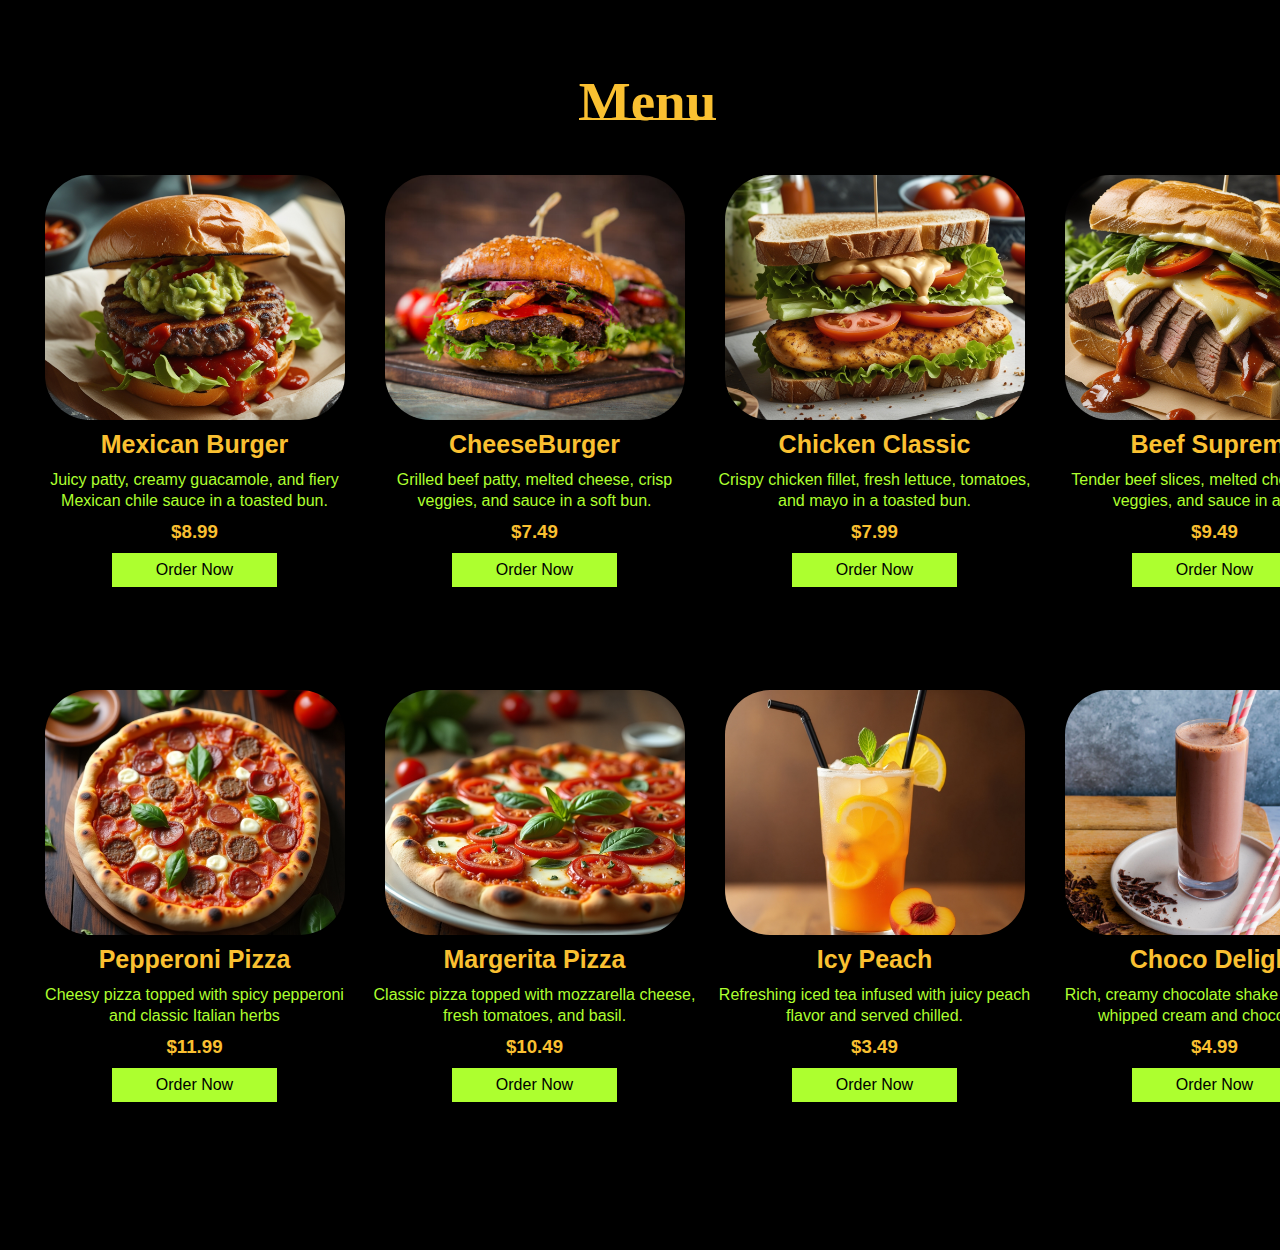
<file: menu.html>
<!DOCTYPE html>
<html lang="en">

<head>
    <meta charset="UTF-8">
    <meta name="viewport" content="width=device-width, initial-scale=1.0">
    <title>Document</title>
    <link rel="stylesheet" href="style.css">
</head>

<body>
    <!--Menu-->

    <div class="menu_section" id="Menu">
        <h1><span>Menu</span></h1>

        <div class="menu_box">
            <div class="menu_card">

                <div class="menu_image">
                    <img src="image/mexicanburger.jpg">
                </div>

                <div class="menu_info">
                    <h2>Mexican Burger</h2>
                    <p>
                        Juicy patty, creamy guacamole, and fiery Mexican chile sauce in a toasted bun.
                    </p>
                    <h3>$8.99</h3>
                    <a href="#" class="menu_btn">Order Now</a>
                </div>

            </div>

            <div class="menu_card">

                <div class="menu_image">
                    <img src="image/buger.jpg">
                </div>

                <div class="menu_info">
                    <h2>CheeseBurger</h2>
                    <p>
                        Grilled beef patty, melted cheese, crisp veggies, and sauce in a soft bun.
                    </p>
                    <h3>$7.49</h3>
                    <a href="#" class="menu_btn">Order Now</a>
                </div>

            </div>

            <div class="menu_card">

                <div class="menu_image">
                    <img src="image/chicksandwich.jpg">
                </div>

                <div class="menu_info">
                    <h2>Chicken Classic</h2>
                    <p>
                        Crispy chicken fillet, fresh lettuce, tomatoes, and mayo in a toasted bun.
                    </p>
                    <h3>$7.99</h3>
                    <a href="#" class="menu_btn">Order Now</a>
                </div>

            </div>

            <div class="menu_card">

                <div class="menu_image">
                    <img src="image/beefsandwich.jpg">
                </div>

                <div class="menu_info">
                    <h2>Beef Supreme</h2>
                    <p>
                        Tender beef slices, melted cheese, fresh veggies, and sauce in a bun.
                    </p>
                    <h3>$9.49</h3>
                    <a href="#" class="menu_btn">Order Now</a>
                </div>

            </div>

            <div class="menu_card">

                <div class="menu_image">
                    <img src="image/meatpizza.jpg">
                </div>

                <div class="menu_info">
                    <h2>Pepperoni Pizza</h2>
                    <p>
                        Cheesy pizza topped with spicy pepperoni and classic Italian herbs
                    </p>
                    <h3>$11.99</h3>
                    <a href="#" class="menu_btn">Order Now</a>
                </div>

            </div>

            <div class="menu_card">

                <div class="menu_image">
                    <img src="image/margeritapizza.jpg">
                </div>

                <div class="menu_info">
                    <h2>Margerita Pizza</h2>
                    <p>
                        Classic pizza topped with mozzarella cheese, fresh tomatoes, and basil.
                    </p>
                    <h3>$10.49</h3>
                    <a href="#" class="menu_btn">Order Now</a>
                </div>

            </div>

            <div class="menu_card">

                <div class="menu_image">
                    <img src="image/icetea.jpg">
                </div>

                <div class="menu_info">
                    <h2>Icy Peach</h2>
                    <p>
                        Refreshing iced tea infused with juicy peach flavor and served chilled.
                    </p>
                    <h3>$3.49</h3>
                    <a href="#" class="menu_btn">Order Now</a>
                </div>

            </div>

            <div class="menu_card">

                <div class="menu_image">
                    <img src="image/chocolate_Drink.jpg">
                </div>
                <div class="menu_info">
                    <h2>Choco Delight</h2>
                    <p>
                        Rich, creamy chocolate shake topped with whipped cream and choco chips.
                    </p>
                    <h3>$4.99</h3>
                    <a href="#" class="menu_btn">Order Now</a>
                </div>

            </div>


        </div>

    </div>


</body>

</html>
</file>
<file: style.css>
* {
    margin: 0;
    padding: 0;
    box-sizing: border-box;
    font-family: sans-serif;
}

p {
    color: #fac031;
}

html {
    scroll-behavior: smooth;
}

body {
    background-color: #000;
}

section {
    width: 100%;
    height: 100vh;
}

header {
    display: flex;
    justify-content: space-between;
    align-items: center;
    top: 0;
    background: #c5fb00;
    padding: 12px 30px;
    box-shadow: 0 0 10px rgba(0, 0, 0, 0.5);
    z-index: 1000;
    width: 100% ;
    height: 100px;
    position: fixed;
    left: 0;
}

.header {
    display: flex;
    align-items: center;
}

.header h2 {
    margin-right: 10px;
    font-size: 28px;
    font-weight: bold;
    font-family: 'mv boli', cursive;
}

.header img {
    width: 45px;
    height: 45px;
    border-radius: 50%;
    object-fit: cover;
    margin-right: 400px;
}

/* Center menu */
.menu {
    list-style: none;
    display: flex;
    gap: 35px;
    margin: 0;
    padding: 0;
}

.menu li a {
    text-decoration: none;
    color: #000;
    font-size: 20px;
    font-weight: 500;
    position: relative;
    transition: 0.3s;
}

.menu li a::after {
    content: '';
    position: absolute;
    left: 0;
    bottom: -5px;
    width: 0;
    height: 2px;
    background: #fac031;
    transition: 0.3s ease;
}

.menu li a:hover::after {
    width: 100%;
}

.menu li a:hover {
    color: #fac031;
}

/* Right icons */
.icon {
    display: flex;
    align-items: center;
    gap: 20px;
}

.icon i {
    font-size: 20px;
    color: black;
    cursor: pointer;
    transition: 0.3s;
}

.icon i:hover {
    color: #fac031;
}


section .main {
    display: flex;
    align-items: center;
    justify-content: space-around;
    position: relative;
    top: 130px;
}

section .main .men_text h1 {
    color: antiquewhite;
    font-size: 60px;
    position: relative;
    top: -90px;
    left: 20px;
}

.fresh {
    color: greenyellow;
    font-family: mv boli;
    line-height: 22px;
    font-size: 70px;

}

.food {
    color: #fac031;
    font-family: mv boli;
    line-height: 22px;
    font-size: 70px;
}

section .main .main_image img {
    width: 700px;
    position: relative;
    left: 70px;
}

section p {
    color: greenyellow;
    font-size: large;
    width: 650px;
    text-align: justify;
    position: relative;
    left: 123px;
    bottom: 120px;
    line-height: 22px;
}

section p span {
    color: #fac031;
    font-size: x-large;
}

section .main_btn {
    background: #fac031;
    position: relative;
    left: 123px;
    bottom: 30px;
    width: 150px;
    cursor: pointer;
    padding: 12px 25px;
    transition: transform 1.7s;
}

section .main_btn:hover {
    transform: scale(1.2);
}


section .main_btn a {
    color: #040404;
    margin-right: 5px;
    text-decoration: none;
}

section .main_btn i {
    color: #090909;
    transition: 0.3s;
}

section .main_btn:hover i {
    transform: translateX(7px);
}



/*About*/

.about {
    width: 100%;
    height: 100vh;
    padding: 70px 0;
    padding-top: 200px;
}

.about .about_main {
    display: flex;
    align-items: center;
    justify-content: space-around;
}

.about .about_main .image img {
    width: 800px;
    position: relative;
    top: 60px;
}

.about .about_main .about_text h1 {
    font-size: 55px;
    position: relative;
    bottom: 50px;
    color: #fac031;
    margin-right: 15px;
    font-family: mv boli;
}

.about .about_main .about_text h3 {
    color: #fac031;
    font-size: xx-large;
    margin: 0 0 50px 0;
    font-family: "Dancing Script", cursive;
}

.about .about_main .about_text p {
    color: greenyellow;
    font-size: large;
    width: 650px;
    text-align: justify;
    margin-right: 30px;
    line-height: 22px;
}



/*Menu*/

.menu_section {
    width: 100%;
    padding: 70px 0;
}

.menu_section h1 {
    font-size: 55px;
    display: flex;
    align-items: center;
    justify-content: center;
    margin-bottom: 30px;
}

.menu_section h1 span {
    color: #fac031;
    margin-left: 15px;
    font-family: mv boli;
}

.menu_section h1 span::after {
    content: '';
    width: 100%;
    height: 2px;
    background: #fac031;
    display: block;
    position: relative;
    bottom: 15px;
}

.menu_section .menu_box {
    width: 95%;
    margin: 0 auto;
    display: grid;
    grid-template-columns: 1fr 1fr 1fr 1fr;
    grid-gap: 15px;
}

.menu_section .menu_box .menu_card {
    width: 325px;
    height: 480px;
    padding-top: 10px;
    margin-bottom: 20px;
    box-shadow: 0 0 10px rgba(0, 0, 0, 0.2);
}

.menu_section .menu_box .menu_card .menu_image {
    width: 300px;
    height: 245px;
    margin: 0 auto;
    overflow: hidden;
}

.menu_section .menu_box .menu_card .menu_image img {
    width: 100%;
    height: 100%;
    object-fit: cover;
    object-position: center;
    transition: 0.3s;
    border-radius: 45px;
}

.menu_section .menu_box .menu_card .menu_image:hover img {
    transform: scale(1.1);
}

.menu_section .menu_box .menu_card .menu_info h2 {
    width: 60%;
    text-align: center;
    margin: 10px auto 10px auto;
    font-size: 25px;
    color: #fac031;
}

.menu_section .menu_box .menu_card .menu_info p {
    text-align: center;
    margin-top: 8px;
    line-height: 21px;
    color: greenyellow;
}

.menu_section .menu_box .menu_card .menu_info h3 {
    text-align: center;
    margin-top: 10px;
    color: #fac031;
    padding-bottom: 10px;
}

.menu_section .menu_box .menu_card .menu_info .menu_icon {
    color: #fa7431;
    text-align: center;
    margin: 10px 0 10px 0;
}

.menu_section .menu_box .menu_card .menu_info .menu_btn {
    display: flex;
    align-items: center;
    justify-content: center;
    text-decoration: none;
    color: black;
    background: greenyellow;
    padding: 8px 10px;
    margin: 0 80px;
    transition: 0.3s;
}

.menu_section .menu_box .menu_card .menu_info .menu_btn:hover {
    background-color: rgb(9, 184, 73);
    transform: scale(1.2);
}


/*Gallary*/

.dishes {
    width: 100%;
    padding: 70px 0;
}

.dishes h1 {
    font-size: 55px;
    padding-bottom: 30px;
    display: flex;
    align-items: center;
    justify-content: center;
}

.dishes h1 span {
    margin-left: 15px;
    color: #fac031;
    font-family: mv boli;
}

.dishes h1 span::after {
    content: '';
    width: 100%;
    height: 2px;
    background: #fac031;
    display: block;
    position: relative;
    bottom: 15px;
}

.dishes .dishes_video_box {
    width: 95%;
    margin: 10px auto;
    display: grid;
    grid-template-columns: 1fr 1fr 1fr;
    grid-gap: 10px;
}

.dishes .dishes_video_box .dishes_video {
    display: flex;
    align-items: center;
    justify-content: center;
    background: black;
    height: 250px;
    overflow: hidden;
    position: relative;
}

.dishes .dishes_video_box .dishes_video video {
    width: 100%;
    height: 100%;
    object-fit: cover;
    transition: 0.3s;
}

.dishes .dishes_video_box .dishes_video:hover video {
    opacity: 0.4;
}

.dishes .dishes_video_box .dishes_video h3 {
    position: absolute;
    font-size: 35px;
    margin-bottom: 130px;
    color: #fac031;
    font-family: polo;
    z-index: 5;
    opacity: 0;
    transition: 0.3s;
}

.dishes .dishes_video_box .dishes_video:hover h3 {
    opacity: 1;
}

.dishes .dishes_video_box .dishes_video p {
    position: absolute;
    width: 400px;
    margin-top: 30px;
    text-align: center;
    color: white;
    line-height: 22px;
    opacity: 0;
    z-index: 5;
    transition: 0.3s;
}

.dishes .dishes_video_box .dishes_video:hover p {
    opacity: 1;
}

.dishes .dishes_video_box .dishes_video .dishes_btn {
    position: absolute;
    margin-top: 180px;
    color: #000;
    background: #fac031;
    padding: 7px 25px;
    text-decoration: none;
    opacity: 0;
    transform: translateY(45px);
    z-index: 5;
    transition: 0.3s;
    transition: transform 2.0s;
}

.dishes .dishes_video_box .dishes_video .dishes_btn:hover {
    transform: scale(1.2);
}


.dishes .dishes_video_box .dishes_video:hover .dishes_btn {
    opacity: 1;
    transform: translateY(0);
}




/*Team*/

.team {
    width: 100%;
    height: 90vh;
}

.team h1 {
    display: flex;
    align-items: center;
    justify-content: center;
    font-size: 55px;
    margin-bottom: 30px;
}

.team h1 span {
    color: #fac031;
    margin-left: 15px;
    font-family: mv boli;
}

.team h1 span::after {
    content: '';
    width: 100%;
    height: 2px;
    background: #fac031;
    display: block;
    position: relative;
    bottom: 15px;
}

.team .team_box {
    width: 95%;
    margin: 0 auto;
    display: flex;
    align-items: center;
    justify-content: center;
    position: relative;
    top: 13%;
}

.team .team_box .profile {
    width: 320px;
    height: 320px;
    border-radius: 50%;
    margin: 0 15px;
    display: flex;
    align-items: center;
    justify-content: center;
    position: relative;
    box-shadow: 0 0 20px greenyellow;
    transition: 0.4s;
}

.team .team_box .profile:hover {
    border-radius: 20px;
    height: 320px;
}

.team .team_box .profile img {
    width: 250px;
    height: 250px;
    object-fit: cover;
    object-position: center;
    border-radius: 50%;
    cursor: pointer;
    box-shadow: 0 0 8px black;
    z-index: 2;
    transition: 0.4s;
}

.team .team_box .profile:hover img {
    border-radius: 20px;
    margin-top: -230px;
}

.team .team_box .profile .info {
    position: absolute;
    text-align: center;
    top: 25%;
    transition: 0.4s;
}

.team .team_box .profile:hover .info {
    top: 60%;
}

.team .team_box .profile .info .name {
    color: greenyellow;
    margin-bottom: 15px;
}

.team .team_box .profile .info .bio {
    width: 70%;
    text-align: center;
    margin: 0 auto 10px auto;
}

.team .team_box .profile .info .team_icon i {
    color: rgb(147, 242, 5);
    margin: 10px 5px 5px 0;
    cursor: pointer;
    transition: 0.3s;
    font-size: x-large;
}

.team .team_box .profile .info .team_icon i:hover {
    color: #fac031;
}

/*Order*/

.order {
    width: 100%;
    height: 100vh;
    padding: 70px 0;
    background-size: cover;
    background-position: center;
}

.order h1 {
    display: flex;
    align-items: center;
    justify-content: center;
    color: #000;
    font-size: 55px;
}

.order h1 span {
    color: #fac031;
    margin-right: 15px;
    font-family: mv boli;
}

.order h1 span::after {
    content: '';
    width: 100%;
    height: 2px;
    background: #fac031;
    display: block;
    position: relative;
    bottom: 15px;
}

.order .order_main {
    display: flex;
    align-items: center;
    justify-content: space-around;
}

.order .order_main .order_image img {
    width: 600px;
}

.order .order_main form {
    display: grid;
    grid-template-columns: 1fr 1fr;
    grid-gap: 0 10px;
}

.order .order_main form .input p {
    line-height: 25px;
}

.order .order_main form .input {
    margin: 5px;
}

.order .order_main form .input input {
    width: 300px;
    height: 35px;
    padding: 0 10px;
    border: 2px solid #cccccc;
    background: #eeeeee;
    outline: none;
    border-radius: 3px;
}

.order .order_main form .input input:focus {
    border: 2px solid #fac031;
}

.order .order_main form .order_btn {
    padding: 10px 0;
    background: #fac031;
    color: black;
    width: 40%;
    text-align: center;
    margin-top: 20px;
    text-decoration: none;
    transition: transform 1.7s;
}

.order .order_main form .order_btn:hover {
    transform: scale(1.2);
}


/*Footer*/

footer {
    width: 100%;
    padding: 30px 0 0 20px;
    background: #fac031;
    height: 230px;
    margin-top: 40px;
}

footer .footer_main {
    display: grid;
    grid-template-columns: 1fr 1fr 1fr 1fr 1fr;
    gap: 20px;
}

footer .footer_main .footer_tag {
    text-align: center;
}

footer .footer_main .footer_tag h2 {
    color: #000;
    margin-bottom: 25px;
    font-size: 30px;
}

footer .footer_main .footer_tag p {
    color: #000;
    margin: 10px 0;
}

footer .footer_main .footer_tag i {
    margin: 0 5px;
    cursor: pointer;
    transition: transform 0.7s;
    font-size: large;
    padding: 5px;
}

footer .footer_main .footer_tag i:hover {
    color: greenyellow;
    transform: scale(2.0);
}

footer .footer_main iframe {
  width: 100%;
  height: 180px;
  border: none;
}

footer .end {
    display: flex;
    align-items: center;
    justify-content: center;
    padding: 15px;
}

footer .end span {
    color: #fac031;
    margin-left: 10px;
}

::-webkit-scrollbar {
    width: 13px;
}

::-webkit-scrollbar-track {
    border-radius: 15px;
    box-shadow: inset 0 0 5px rgba(0, 0, 0, 0.5);
}

::-webkit-scrollbar-thumb {
    background: #fac031;
    border-radius: 15px;
}
</file>
